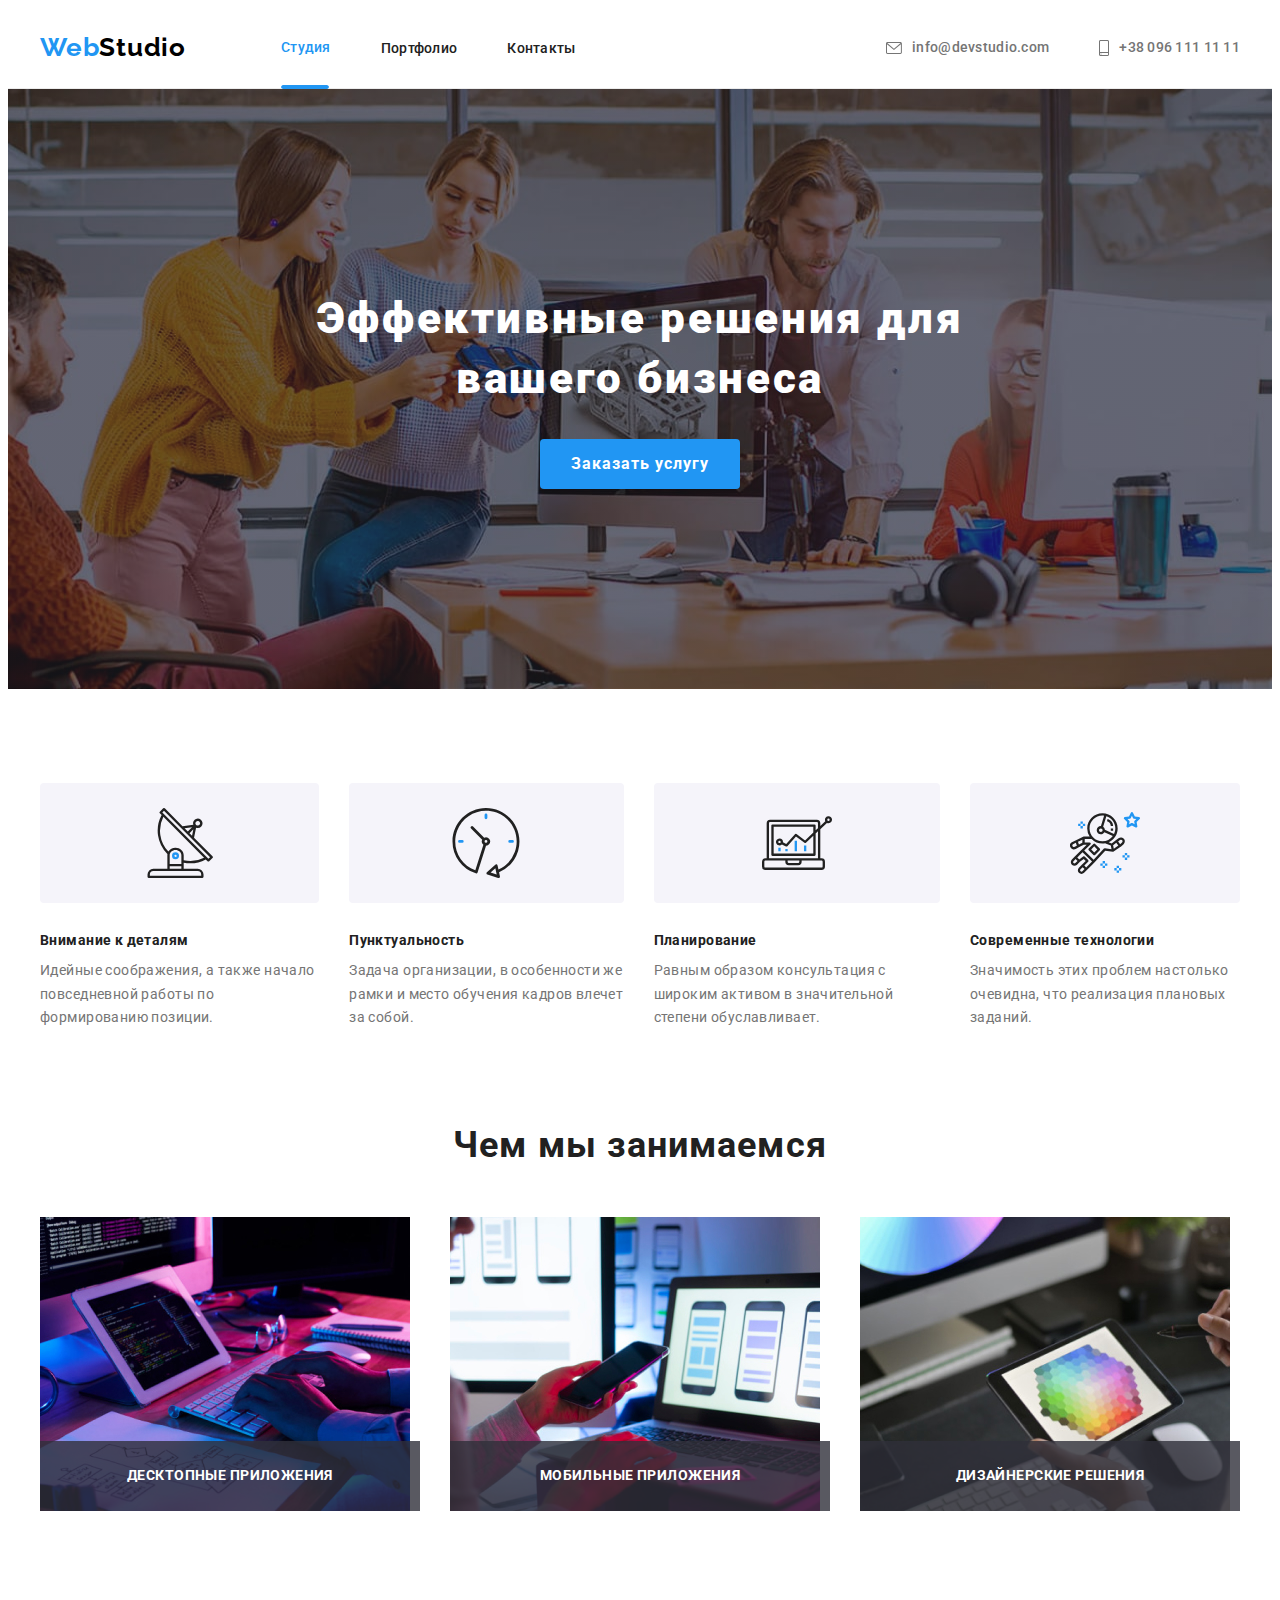
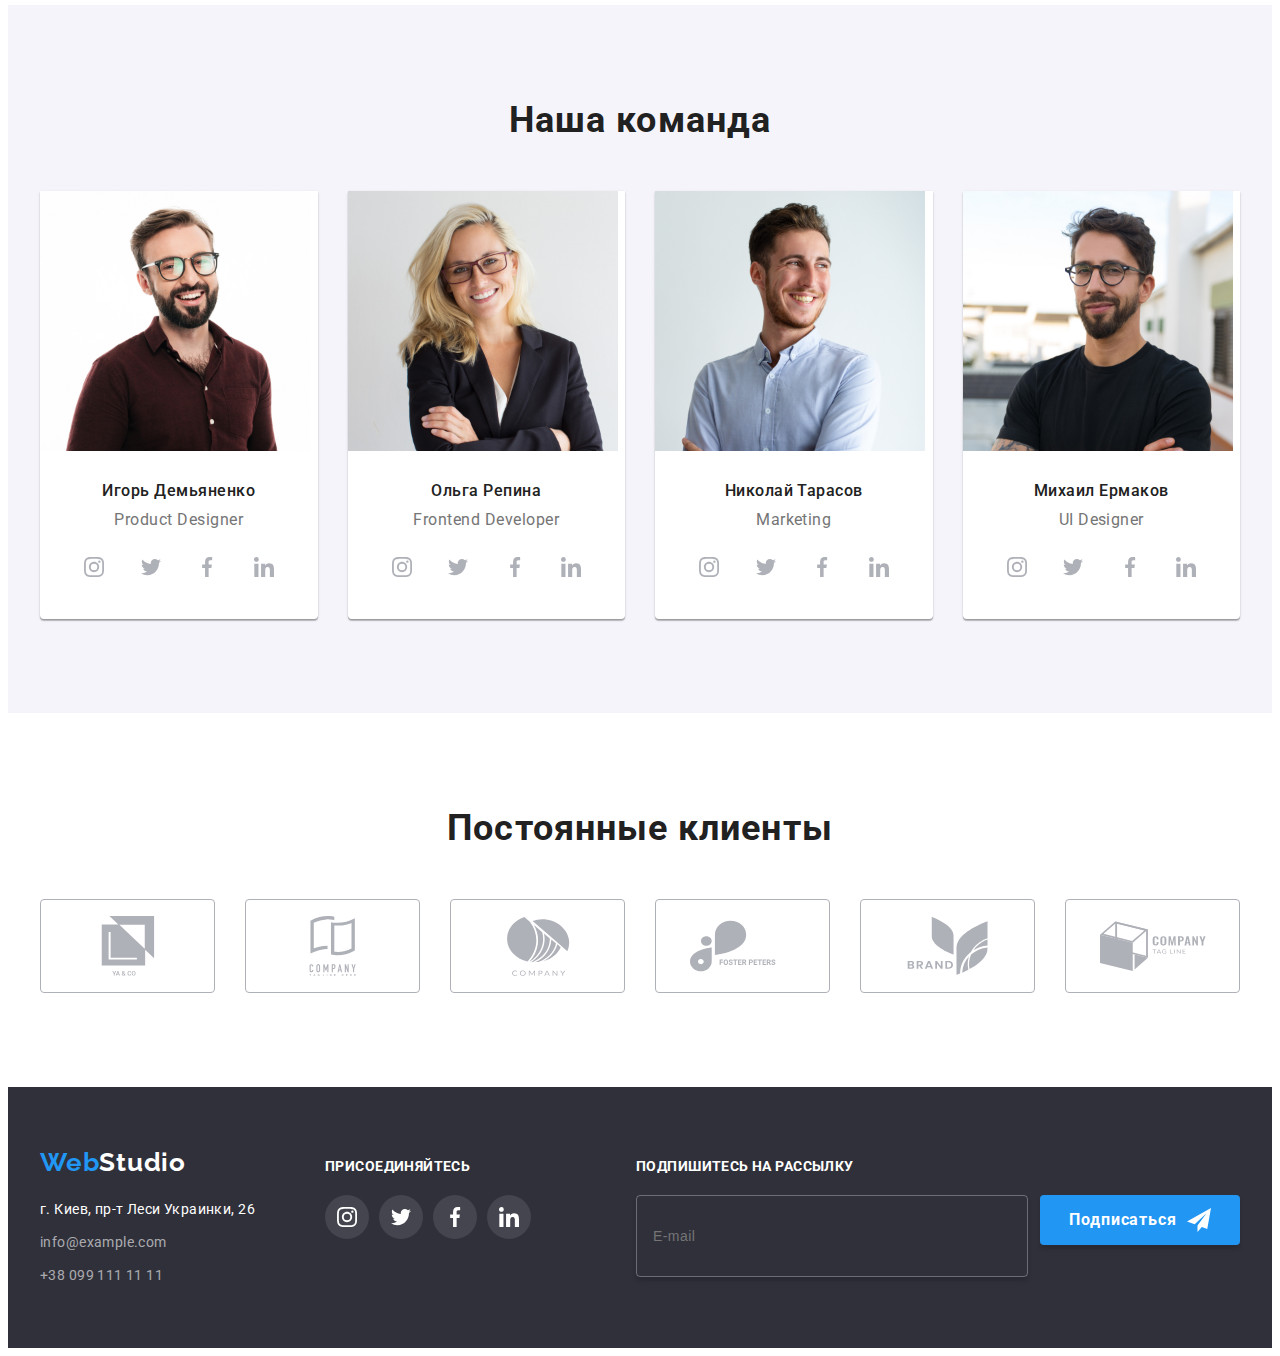
<file: index.html>
<!DOCTYPE html>
<html lang="ru">
  <head>
    <meta charset="UTF-8" />
    <meta http-equiv="X-UA-Compatible" content="IE=edge" />
    <meta name="viewport" content="width=device-width, initial-scale=1.0" />

    <link rel="preconnect" href="https://fonts.googleapis.com" />
    <link rel="preconnect" href="https://fonts.gstatic.com" crossorigin />
    <link
      href="https://fonts.googleapis.com/css2?family=Raleway:wght@700&family=Roboto:ital,wght@0,400;0,500;0,700;1,900&display=swap"
      rel="stylesheet"
    />
    <link
      rel="stylesheet"
      href="https://cdnjs.cloudflare.com/ajax/libs/modern-normalize/1.1.0/modern-normalize.min.css"
      integrity="sha512-wpPYUAdjBVSE4KJnH1VR1HeZfpl1ub8YT/NKx4PuQ5NmX2tKuGu6U/JRp5y+Y8XG2tV+wKQpNHVUX03MfMFn9Q=="
      crossorigin="anonymous"
      referrerpolicy="no-referrer"
    />
    <link rel="stylesheet" href="./css/styles.css" />
    <title>WebStudio</title>
  </head>
  <body>
    <!--Хедер-->
    <header class="header">
      <div class="container site-nav">
        <a href="./index.html" class="header-logo"
          ><span class="web-logo" lang="en">Web</span>Studio</a
        >
        <nav>
          <ul class="nav">
            <li class="nav-item">
              <a href="./index.html" class="nav-link current studio">Студия</a>
            </li>
            <li class="nav-item">
              <a href="./portfolio.html" class="nav-link">Портфолио</a>
            </li>
            <li class="nav-item">
              <a href="" class="nav-link">Контакты</a>
            </li>
          </ul>
        </nav>
        <ul class="header-contact-list">
          <li class="header-contact-item">
            <a href="mailto:info@devstudio.com" class="contact-link"
              ><svg class="contact-link-icon" width="16" height="12">
                <use href="./images/symbol-defs.svg#icon-envelope"></use>
              </svg>
              info@devstudio.com</a
            >
          </li>
          <li class="header-contact-item">
            <a href="tel:+380961111111" class="contact-link"
              ><svg class="contact-link-icon" width="10" height="16">
                <use href="./images/symbol-defs.svg#icon-smartphone"></use></svg
              >+38 096 111 11 11</a
            >
          </li>
        </ul>
      </div>
    </header>
    <main>
      <!--Шапка-->
      <section class="main-section">
        <div class="container">
          <h1 class="main-title">Эффективные решения для вашего бизнеса</h1>
          <button type="button" data-modal-open class="primary-button">
            Заказать услугу
          </button>
        </div>
      </section>
      <!--Особенности-->
      <section class="feature-section">
        <div class="container">
          <h2 class="visually-hidden">Особенности</h2>
          <ul class="feature-list">
            <li class="feature-item">
              <div class="thumb">
                <svg class="feature-icon" width="70" height="70">
                  <use href="./images/symbol-defs.svg#icon-antena"></use>
                </svg>
              </div>
              <h3 class="feature-subtitle">Внимание к деталям</h3>
              <p class="feature-text">
                Идейные соображения, а также начало повседневной работы по
                формированию позиции.
              </p>
            </li>
            <li class="feature-item">
              <div class="thumb">
                <svg class="feature-icon" width="70" height="70">
                  <use href="./images/symbol-defs.svg#icon-clock"></use>
                </svg>
              </div>
              <h3 class="feature-subtitle">Пунктуальность</h3>
              <p class="feature-text">
                Задача организации, в особенности же рамки и место обучения
                кадров влечет за собой.
              </p>
            </li>
            <li class="feature-item">
              <div class="thumb">
                <svg class="feature-icon" width="70" height="70">
                  <use href="./images/symbol-defs.svg#icon-diagram"></use>
                </svg>
              </div>
              <h3 class="feature-subtitle">Планирование</h3>
              <p class="feature-text">
                Равным образом консультация с широким активом в значительной
                степени обуславливает.
              </p>
            </li>
            <li class="feature-item">
              <div class="thumb">
                <svg class="feature-icon" width="70" height="70">
                  <use href="./images/symbol-defs.svg#icon-astronaut"></use>
                </svg>
              </div>
              <h3 class="feature-subtitle">Современные технологии</h3>
              <p class="feature-text">
                Значимость этих проблем настолько очевидна, что реализация
                плановых заданий.
              </p>
            </li>
          </ul>
        </div>
      </section>
      <!--Чем мы занимаемся-->
      <section class="review-section">
        <div class="container">
          <h2 class="review-title">Чем мы занимаемся</h2>
          <ul class="review-list">
            <li class="review-item">
              <div class="review-thumb">
                <img
                  src="./images/img1.jpg"
                  alt="Вёрстка сайта"
                  width="370"
                  height="294"
                />
                <div class="description">
                  <h3 class="description-title">Десктопные приложения</h3>
                </div>
              </div>
            </li>
            <li class="review-item">
              <div class="review-thumb">
                <img
                  src="./images/img2.jpg"
                  alt="Создание приложения для телефона"
                  width="370"
                  height="294"
                />
                <div class="description">
                  <h3 class="description-title">Мобильные приложения</h3>
                </div>
              </div>
            </li>
            <li class="review-item">
              <div class="review-thumb">
                <img
                  src="./images/img3.jpg"
                  alt="Процесс вебдизайна"
                  width="370"
                  height="294"
                />
                <div class="description">
                  <h3 class="description-title">Дизайнерские решения</h3>
                </div>
              </div>
            </li>
          </ul>
        </div>
      </section>
      <!--Наша команда-->
      <section class="team-section">
        <div class="container">
          <h2 class="team-title">Наша команда</h2>
          <ul class="team-list">
            <li class="team-item">
              <img
                src="./images/igor-demyanenko.jpg"
                alt="Фото Игоря Демьяненко"
                width="270"
                height="260"
              />
              <div class="teammate-content">
                <h3 class="teammate-title">Игорь Демьяненко</h3>
                <p class="teammate-position" lang="en">Product Designer</p>
                <ul class="social-link-list">
                  <li class="social-link-item">
                    <a href="" class="social-link"
                      ><svg class="social-link-icon" width="20" height="20">
                        <use
                          href="./images/symbol-defs.svg#icon-instagram"
                        ></use></svg
                    ></a>
                  </li>
                  <li class="social-link-item">
                    <a href="" class="social-link"
                      ><svg class="social-link-icon" width="20" height="20">
                        <use
                          href="./images/symbol-defs.svg#icon-twitter"
                        ></use></svg
                    ></a>
                  </li>
                  <li class="social-link-item">
                    <a href="" class="social-link"
                      ><svg class="social-link-icon" width="20" height="20">
                        <use
                          href="./images/symbol-defs.svg#icon-facebook"
                        ></use></svg
                    ></a>
                  </li>
                  <li class="social-link-item">
                    <a href="" class="social-link"
                      ><svg class="social-link-icon" width="20" height="20">
                        <use
                          href="./images/symbol-defs.svg#icon-linkedin"
                        ></use></svg
                    ></a>
                  </li>
                </ul>
              </div>
            </li>
            <li class="team-item">
              <img
                src="./images/olga-repina.jpg"
                alt="Фото Ольги Репиной"
                width="270"
                height="260"
              />
              <div class="teammate-content">
                <h3 class="teammate-title">Ольга Репина</h3>
                <p class="teammate-position" lang="en">Frontend Developer</p>
                <ul class="social-link-list">
                  <li class="social-link-item">
                    <a href="" class="social-link"
                      ><svg class="social-link-icon" width="20" height="20">
                        <use
                          href="./images/symbol-defs.svg#icon-instagram"
                        ></use></svg
                    ></a>
                  </li>
                  <li class="social-link-item">
                    <a href="" class="social-link"
                      ><svg class="social-link-icon" width="20" height="20">
                        <use
                          href="./images/symbol-defs.svg#icon-twitter"
                        ></use></svg
                    ></a>
                  </li>
                  <li class="social-link-item">
                    <a href="" class="social-link"
                      ><svg class="social-link-icon" width="20" height="20">
                        <use
                          href="./images/symbol-defs.svg#icon-facebook"
                        ></use></svg
                    ></a>
                  </li>
                  <li class="social-link-item">
                    <a href="" class="social-link"
                      ><svg class="social-link-icon" width="20" height="20">
                        <use
                          href="./images/symbol-defs.svg#icon-linkedin"
                        ></use></svg
                    ></a>
                  </li>
                </ul>
              </div>
            </li>
            <li class="team-item">
              <img
                src="./images/nickolay-tarasov.jpg"
                alt="Фото Николая Тарасова"
                width="270"
                height="260"
              />
              <div class="teammate-content">
                <h3 class="teammate-title">Николай Тарасов</h3>
                <p class="teammate-position" lang="en">Marketing</p>
                <ul class="social-link-list">
                  <li class="social-link-item">
                    <a href="" class="social-link"
                      ><svg class="social-link-icon" width="20" height="20">
                        <use
                          href="./images/symbol-defs.svg#icon-instagram"
                        ></use></svg
                    ></a>
                  </li>
                  <li class="social-link-item">
                    <a href="" class="social-link"
                      ><svg class="social-link-icon" width="20" height="20">
                        <use
                          href="./images/symbol-defs.svg#icon-twitter"
                        ></use></svg
                    ></a>
                  </li>
                  <li class="social-link-item">
                    <a href="" class="social-link"
                      ><svg class="social-link-icon" width="20" height="20">
                        <use
                          href="./images/symbol-defs.svg#icon-facebook"
                        ></use></svg
                    ></a>
                  </li>
                  <li class="social-link-item">
                    <a href="" class="social-link"
                      ><svg class="social-link-icon" width="20" height="20">
                        <use
                          href="./images/symbol-defs.svg#icon-linkedin"
                        ></use></svg
                    ></a>
                  </li>
                </ul>
              </div>
            </li>
            <li class="team-item">
              <img
                src="./images/michail-ermakov.jpg"
                alt="Фото Михаила Ермакова"
                width="270"
                height="260"
              />
              <div class="teammate-content">
                <h3 class="teammate-title">Михаил Ермаков</h3>
                <p class="teammate-position" lang="en">UI Designer</p>
                <ul class="social-link-list">
                  <li class="social-link-item">
                    <a href="" class="social-link"
                      ><svg class="social-link-icon" width="20" height="20">
                        <use
                          href="./images/symbol-defs.svg#icon-instagram"
                        ></use></svg
                    ></a>
                  </li>
                  <li class="social-link-item">
                    <a href="" class="social-link"
                      ><svg class="social-link-icon" width="20" height="20">
                        <use
                          href="./images/symbol-defs.svg#icon-twitter"
                        ></use></svg
                    ></a>
                  </li>
                  <li class="social-link-item">
                    <a href="" class="social-link"
                      ><svg class="social-link-icon" width="20" height="20">
                        <use
                          href="./images/symbol-defs.svg#icon-facebook"
                        ></use></svg
                    ></a>
                  </li>
                  <li class="social-link-item">
                    <a href="" class="social-link"
                      ><svg class="social-link-icon" width="20" height="20">
                        <use
                          href="./images/symbol-defs.svg#icon-linkedin"
                        ></use></svg
                    ></a>
                  </li>
                </ul>
              </div>
            </li>
          </ul>
        </div>
      </section>
      <!--Постоянные клиенты-->
      <section class="clients-section">
        <div class="container">
          <h2 class="clients-title">Постоянные клиенты</h2>
          <ul class="clients-list">
            <li class="clients-item">
              <a href="" class="clients-link"
                ><svg class="clients-link-icon" width="106" height="60">
                  <use href="./images/symbol-defs.svg#icon-client1"></use></svg
              ></a>
            </li>
            <li class="clients-item">
              <a href="" class="clients-link"
                ><svg class="clients-link-icon" width="106" height="60">
                  <use href="./images/symbol-defs.svg#icon-client2"></use></svg
              ></a>
            </li>
            <li class="clients-item">
              <a href="" class="clients-link"
                ><svg class="clients-link-icon" width="106" height="60">
                  <use href="./images/symbol-defs.svg#icon-client3"></use></svg
              ></a>
            </li>
            <li class="clients-item">
              <a href="" class="clients-link"
                ><svg class="clients-link-icon" width="106" height="60">
                  <use href="./images/symbol-defs.svg#icon-client4"></use></svg
              ></a>
            </li>
            <li class="clients-item">
              <a href="" class="clients-link"
                ><svg class="clients-link-icon" width="106" height="60">
                  <use href="./images/symbol-defs.svg#icon-client5"></use></svg
              ></a>
            </li>
            <li class="clients-item">
              <a href="" class="clients-link"
                ><svg class="clients-link-icon" width="106" height="60">
                  <use href="./images/symbol-defs.svg#icon-client6"></use></svg
              ></a>
            </li>
          </ul>
        </div>
      </section>
    </main>
    <!--Подвал-->
    <footer class="footer">
      <div class="container footer-container">
        <div>
          <a href="./index.html" class="footer-logo"
            ><span class="web-logo" lang="en">Web</span>Studio</a
          >
          <address>
            <ul>
              <li>
                <a
                  class="map-link"
                  href="https://goo.gl/maps/griz82ryK7c47EQd7"
                  target="_blank"
                  rel="noopener noreferrer"
                  >г. Киев, пр-т Леси Украинки, 26</a
                >
              </li>
              <li>
                <a class="footer-contact-link" href="mailto:info@example.com"
                  >info@example.com</a
                >
              </li>
              <li>
                <a class="footer-contact-link" href="tel:+380991111111"
                  >+38 099 111 11 11</a
                >
              </li>
            </ul>
          </address>
        </div>

        <div class="join-us">
          <p class="action-text">присоединяйтесь</p>
          <ul class="join-us-list">
            <li class="join-us-item">
              <a href="" class="join-us-link"
                ><svg class="social-link-icon" width="20" height="20">
                  <use
                    href="./images/symbol-defs.svg#icon-instagram"
                  ></use></svg
              ></a>
            </li>
            <li class="join-us-item">
              <a href="" class="join-us-link"
                ><svg class="social-link-icon" width="20" height="20">
                  <use href="./images/symbol-defs.svg#icon-twitter"></use></svg
              ></a>
            </li>
            <li class="join-us-item">
              <a href="" class="join-us-link"
                ><svg class="social-link-icon" width="20" height="20">
                  <use href="./images/symbol-defs.svg#icon-facebook"></use></svg
              ></a>
            </li>
            <li class="join-us-item">
              <a href="" class="join-us-link"
                ><svg class="social-link-icon" width="20" height="20">
                  <use href="./images/symbol-defs.svg#icon-linkedin"></use></svg
              ></a>
            </li>
          </ul>
        </div>
        <div class="subscribe">
          <p class="action-text">Подпишитесь на рассылку</p>
          <form class="footer-form">
            <input
              type="email"
              name="email"
              class="subscribe-input"
              placeholder="E-mail"
            />
            <button class="primary-button" type="submit">
              Подписаться<svg class="send-icon" width="24" height="24">
                <use href="./images/symbol-defs.svg#icon-send"></use>
              </svg>
            </button>
          </form>
        </div>
      </div>
    </footer>
    <!--Модальное окно-->
    <div class="backdrop is-hidden" data-modal>
      <div class="modal">
        <button type="button" data-modal-close class="close-btn">
          <svg class="close-icon" width="11" height="11">
            <use href="./images/symbol-defs.svg#icon-close"></use>
          </svg>
        </button>
        <p class="form-text">Оставьте свои данные, мы вам перезвоним</p>
        <form class="form">
          <div class="form-field">
            <label class="form-label" for="name">Имя</label>
            <div class="form-input-wrapper">
              <input class="form-input" type="text" name="name" id="name" /><svg
                class="form-icon"
                width="18"
                height="18"
              >
                <use href="./images/symbol-defs.svg#icon-person"></use>
              </svg>
            </div>
          </div>
          <div class="form-field">
            <label class="form-label" for="tel">Телефон</label>
            <div class="form-input-wrapper">
              <input class="form-input" type="tel" name="tel" id="tel" /><svg
                class="form-icon"
                width="18"
                height="18"
              >
                <use href="./images/symbol-defs.svg#icon-phone"></use>
              </svg>
            </div>
          </div>
          <div class="form-field">
            <label class="form-label" for="mail">Почта</label>
            <div class="form-input-wrapper">
              <input
                class="form-input"
                type="email"
                name="email"
                id="mail"
              /><svg class="form-icon" width="18" height="18">
                <use href="./images/symbol-defs.svg#icon-email"></use>
              </svg>
            </div>
          </div>
          <div class="comment-field">
            <label class="form-label" for="comment">Комментарий</label>
            <textarea
              class="textarea"
              name="comment"
              id="comment"
              placeholder="Введите текст"
            ></textarea>
          </div>
          <div class="checkbox">
            <label class="checkbox-label"
              ><input
                type="checkbox"
                class="checkbox-input"
                name="agreement"
                value="agreement"
              /><span class="checkbox-icon"></span>
              Соглашаюсь с рассылкой и принимаю </label
            ><a class="conditions" href="">Условия договора</a>
          </div>
          <button class="primary-button" type="submit">Отправить</button>
        </form>
      </div>
    </div>
    <script src="./js/modal.js"></script>
  </body>
</html>
</file>
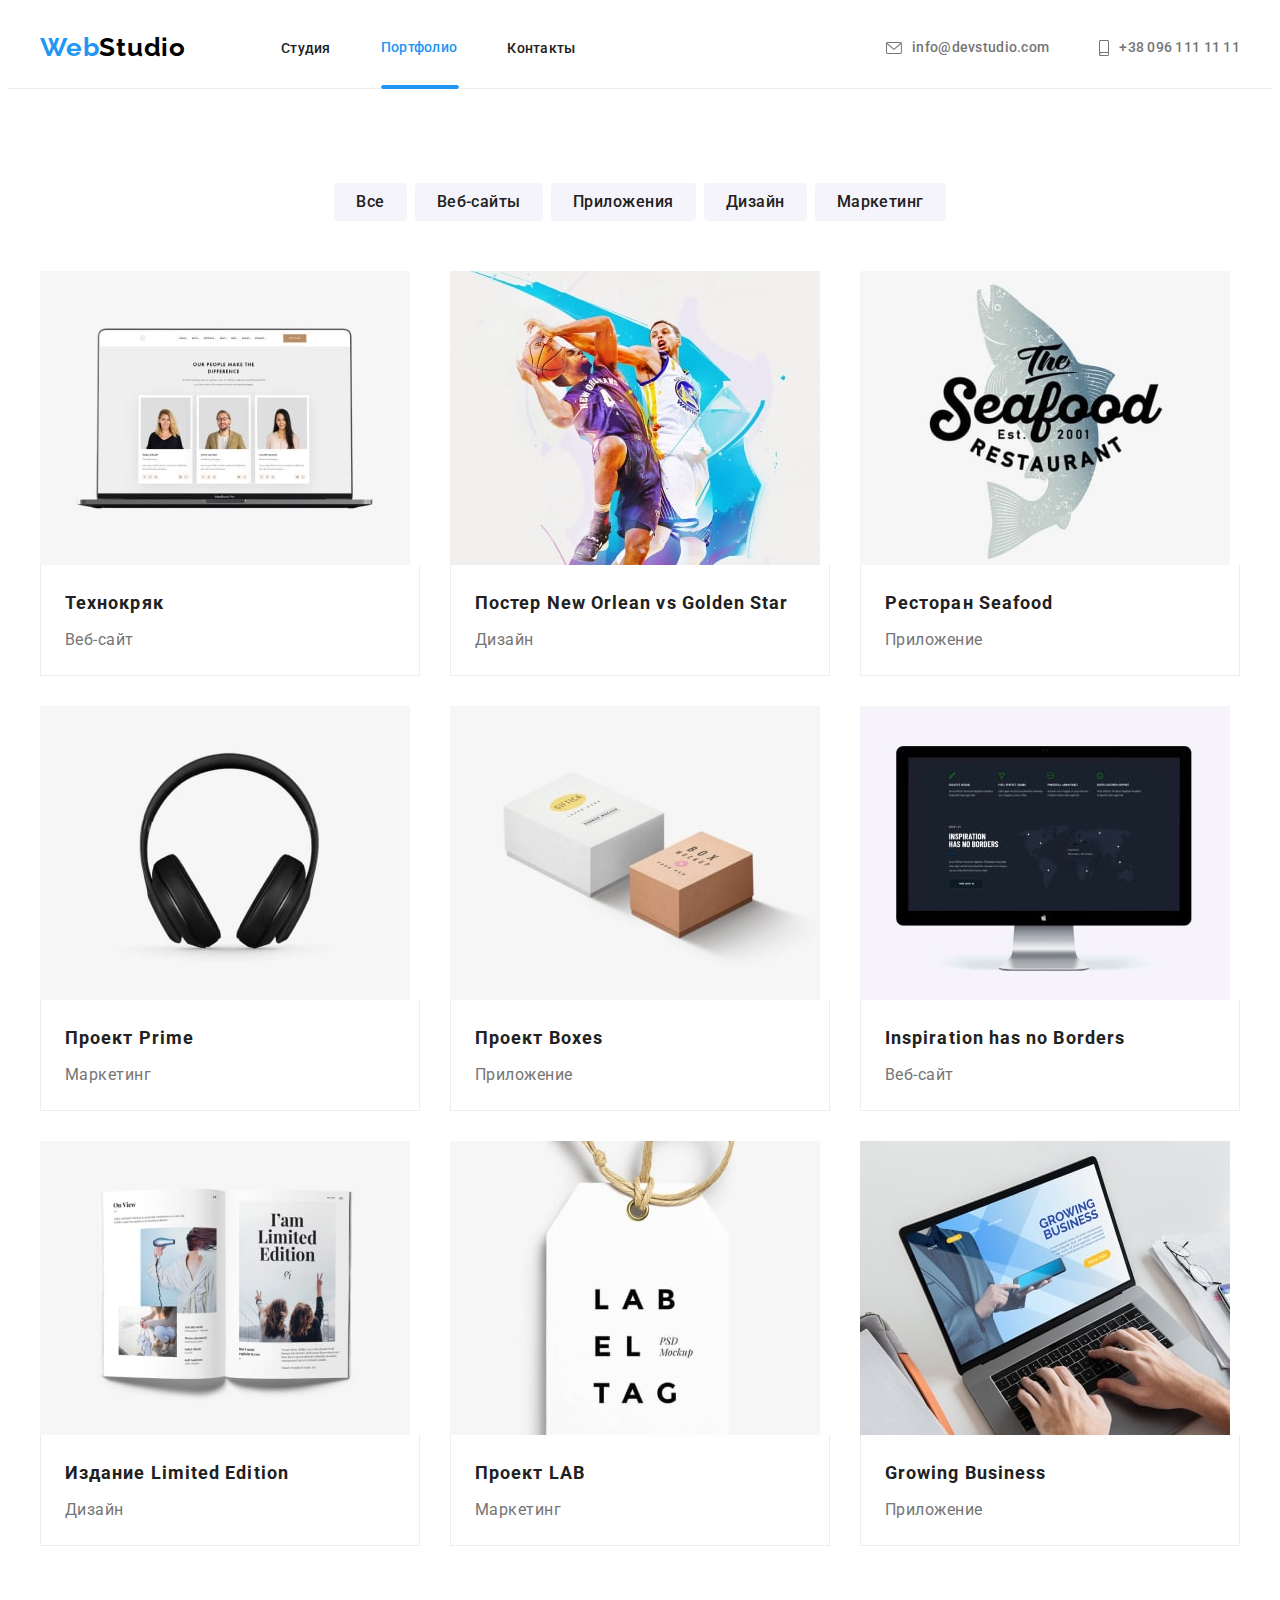
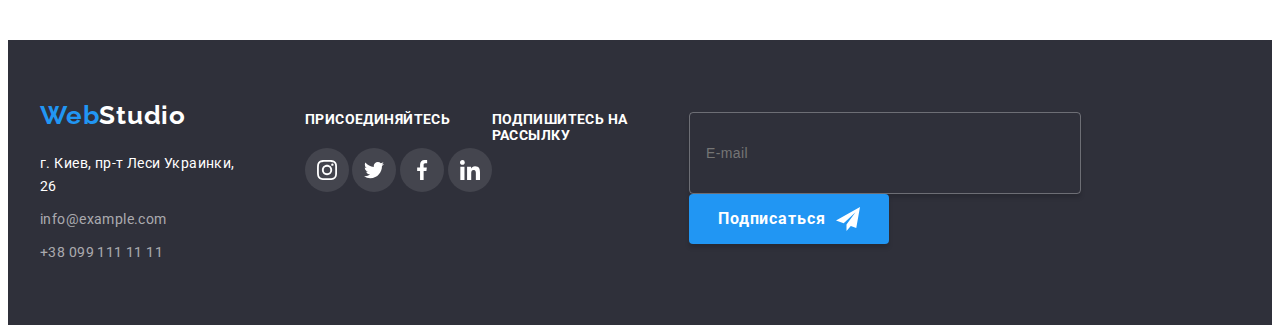
<file: portfolio.html>
<!DOCTYPE html>
<html lang="ru">
  <head>
    <meta charset="UTF-8" />
    <meta http-equiv="X-UA-Compatible" content="IE=edge" />
    <meta name="viewport" content="width=device-width, initial-scale=1.0" />

    <link rel="preconnect" href="https://fonts.googleapis.com" />
    <link rel="preconnect" href="https://fonts.gstatic.com" crossorigin />
    <link
      href="https://fonts.googleapis.com/css2?family=Raleway:wght@700&family=Roboto:ital,wght@0,400;0,500;0,700;1,900&display=swap"
      rel="stylesheet"
    />
    <link
      rel="stylesheet"
      href="https://cdnjs.cloudflare.com/ajax/libs/modern-normalize/1.1.0/modern-normalize.min.css"
      integrity="sha512-wpPYUAdjBVSE4KJnH1VR1HeZfpl1ub8YT/NKx4PuQ5NmX2tKuGu6U/JRp5y+Y8XG2tV+wKQpNHVUX03MfMFn9Q=="
      crossorigin="anonymous"
      referrerpolicy="no-referrer"
    />
    <link rel="stylesheet" href="./css/styles.css" />
    <title>WebStudio</title>
  </head>
  <body>
    <!--Хедер-->
    <header class="header">
      <div class="container site-nav">
        <a href="./index.html" class="header-logo"
          ><span class="web-logo" lang="en">Web</span>Studio</a
        >
        <nav>
          <ul class="nav">
            <li class="nav-item">
              <a href="./index.html" class="nav-link">Студия</a>
            </li>
            <li class="nav-item">
              <a href="./portfolio.html" class="nav-link current portfolio"
                >Портфолио</a
              >
            </li>
            <li class="nav-item">
              <a href="" class="nav-link">Контакты</a>
            </li>
          </ul>
        </nav>
        <ul class="header-contact-list">
          <li class="header-contact-item">
            <a href="mailto:info@devstudio.com" class="contact-link"
              ><svg class="contact-link-icon" width="16" height="12">
                <use href="./images/symbol-defs.svg#icon-envelope"></use></svg
              >info@devstudio.com</a
            >
          </li>
          <li class="header-contact-item">
            <a href="tel:+380961111111" class="contact-link"
              ><svg class="contact-link-icon" width="10" height="16">
                <use href="./images/symbol-defs.svg#icon-smartphone"></use></svg
              >+38 096 111 11 11</a
            >
          </li>
        </ul>
      </div>
    </header>
    <main>
      <section class="portfolio-section">
        <div class="container">
          <h1 class="visually-hidden">Портфолио</h1>
          <h2 class="visually-hidden">Проекты</h2>
          <!--Фильтры-->
          <ul class="filter-list">
            <li class="filter-button-items">
              <button type="button" class="secondary-button">Все</button>
            </li>
            <li class="filter-button-items">
              <button type="button" class="secondary-button">Веб-сайты</button>
            </li>
            <li class="filter-button-items">
              <button type="button" class="secondary-button">Приложения</button>
            </li>
            <li class="filter-button-items">
              <button type="button" class="secondary-button">Дизайн</button>
            </li>
            <li class="filter-button-items">
              <button type="button" class="secondary-button">Маркетинг</button>
            </li>
          </ul>
          <!--Проекты-->
          <ul class="project-list">
            <li class="project-item">
              <a href="" class="project-link">
                <div class="project-thumb">
                  <img
                    src="./images/tehnochryak.jpg"
                    alt="Веб-сайт"
                    width="370"
                    height="294"
                  />
                  <div class="project-overlay">
                    <p class="project-description">
                      Технокряк это современная площадка распространения
                      коронавируса. Компании используют эту платформу для
                      цифрового шпионажа и атак на защищённые сервера
                      конкурентов.
                    </p>
                  </div>
                </div>
                <div class="project-text-conteiner">
                  <h3 class="project-title">Технокряк</h3>
                  <p class="project-text">Веб-сайт</p>
                </div>
              </a>
            </li>
            <li class="project-item">
              <a href="" class="project-link">
                <div class="project-thumb">
                  <img
                    src="./images/basketball.jpg"
                    alt="Постер New Orlean vs Golden Star"
                    width="370"
                    height="294"
                  />
                  <div class="project-overlay">
                    <p class="project-description">
                      Технокряк это современная площадка распространения
                      коронавируса. Компании используют эту платформу для
                      цифрового шпионажа и атак на защищённые сервера
                      конкурентов.
                    </p>
                  </div>
                </div>
                <div class="project-text-conteiner">
                  <h3 class="project-title">
                    Постер New Orlean vs Golden Star
                  </h3>
                  <p class="project-text">Дизайн</p>
                </div>
              </a>
            </li>
            <li class="project-item">
              <a href="" class="project-link">
                <div class="project-thumb">
                  <img
                    src="./images/restaurant-seafood.jpg"
                    alt="Ресторан Seafood"
                    width="370"
                    height="294"
                  />
                  <div class="project-overlay">
                    <p class="project-description">
                      Технокряк это современная площадка распространения
                      коронавируса. Компании используют эту платформу для
                      цифрового шпионажа и атак на защищённые сервера
                      конкурентов.
                    </p>
                  </div>
                </div>
                <div class="project-text-conteiner">
                  <h3 class="project-title">
                    Ресторан <span lang="en">Seafood</span>
                  </h3>
                  <p class="project-text">Приложение</p>
                </div>
              </a>
            </li>
            <li class="project-item">
              <a href="" class="project-link">
                <div class="project-thumb">
                  <img
                    src="./images/headphones-prima.jpg"
                    alt="Наушники"
                    width="370"
                    height="294"
                  />
                  <div class="project-overlay">
                    <p class="project-description">
                      Технокряк это современная площадка распространения
                      коронавируса. Компании используют эту платформу для
                      цифрового шпионажа и атак на защищённые сервера
                      конкурентов.
                    </p>
                  </div>
                </div>
                <div class="project-text-conteiner">
                  <h3 class="project-title">
                    Проект <span lang="en">Prime</span>
                  </h3>
                  <p class="project-text">Маркетинг</p>
                </div>
              </a>
            </li>
            <li class="project-item">
              <a href="" class="project-link">
                <div class="project-thumb">
                  <img
                    src="./images/boxes.jpg"
                    alt="Коробки"
                    width="370"
                    height="294"
                  />
                  <div class="project-overlay">
                    <p class="project-description">
                      Технокряк это современная площадка распространения
                      коронавируса. Компании используют эту платформу для
                      цифрового шпионажа и атак на защищённые сервера
                      конкурентов.
                    </p>
                  </div>
                </div>
                <div class="project-text-conteiner">
                  <h3 class="project-title">
                    Проект <span lang="en">Boxes</span>
                  </h3>
                  <p class="project-text">Приложение</p>
                </div>
              </a>
            </li>
            <li class="project-item">
              <a href="" class="project-link">
                <div class="project-thumb">
                  <img
                    src="./images/computer.jpg"
                    alt="Компьютер"
                    width="370"
                    height="294"
                  />
                  <div class="project-overlay">
                    <p class="project-description">
                      Технокряк это современная площадка распространения
                      коронавируса. Компании используют эту платформу для
                      цифрового шпионажа и атак на защищённые сервера
                      конкурентов.
                    </p>
                  </div>
                </div>
                <div class="project-text-conteiner">
                  <h3 class="project-title">
                    <span lang="en">Inspiration has no Borders</span>
                  </h3>
                  <p class="project-text">Веб-сайт</p>
                </div>
              </a>
            </li>
            <li class="project-item">
              <a href="" class="project-link">
                <div class="project-thumb">
                  <img
                    src="./images/magazin.jpg"
                    alt="Журнал"
                    width="370"
                    height="294"
                  />
                  <div class="project-overlay">
                    <p class="project-description">
                      Технокряк это современная площадка распространения
                      коронавируса. Компании используют эту платформу для
                      цифрового шпионажа и атак на защищённые сервера
                      конкурентов.
                    </p>
                  </div>
                </div>
                <div class="project-text-conteiner">
                  <h3 class="project-title">
                    Издание <span lang="en">Limited Edition</span>
                  </h3>
                  <p class="project-text">Дизайн</p>
                </div>
              </a>
            </li>
            <li class="project-item">
              <a href="" class="project-link">
                <div class="project-thumb">
                  <img
                    src="./images/label-lab.jpg"
                    alt="Лейбл"
                    width="370"
                    height="294"
                  />
                  <div class="project-overlay">
                    <p class="project-description">
                      Технокряк это современная площадка распространения
                      коронавируса. Компании используют эту платформу для
                      цифрового шпионажа и атак на защищённые сервера
                      конкурентов.
                    </p>
                  </div>
                </div>
                <div class="project-text-conteiner">
                  <h3 class="project-title">
                    Проект <span lang="en">LAB</span>
                  </h3>
                  <p class="project-text">Маркетинг</p>
                </div>
              </a>
            </li>
            <li class="project-item">
              <a href="" class="project-link">
                <div class="project-thumb">
                  <img
                    src="./images/notebook.jpg"
                    alt="Ноутбук"
                    width="370"
                    height="294"
                  />
                  <div class="project-overlay">
                    <p class="project-description">
                      Технокряк это современная площадка распространения
                      коронавируса. Компании используют эту платформу для
                      цифрового шпионажа и атак на защищённые сервера
                      конкурентов.
                    </p>
                  </div>
                </div>
                <div class="project-text-conteiner">
                  <h3 class="project-title">
                    <span lang="en">Growing Business</span>
                  </h3>
                  <p class="project-text">Приложение</p>
                </div>
              </a>
            </li>
          </ul>
        </div>
      </section>
    </main>
    <!--Подвал-->
    <footer class="footer">
      <div class="container footer-container">
        <div>
          <a href="./index.html" class="footer-logo"
            ><span class="web-logo" lang="en">Web</span>Studio</a
          >
          <address>
            <ul>
              <li>
                <a
                  class="map-link"
                  href="https://goo.gl/maps/griz82ryK7c47EQd7"
                  target="_blank"
                  rel="noopener noreferrer"
                  >г. Киев, пр-т Леси Украинки, 26</a
                >
              </li>
              <li>
                <a class="footer-contact-link" href="mailto:info@example.com"
                  >info@example.com</a
                >
              </li>
              <li>
                <a class="footer-contact-link" href="tel:+380991111111"
                  >+38 099 111 11 11</a
                >
              </li>
            </ul>
          </address>
        </div>

        <div class="join-us">
          <p class="action-text">присоединяйтесь</p>
          <ul class="join-us-list">
            <li class="join-us-item">
              <a href="" class="join-us-link"
                ><svg class="social-link-icon" width="20" height="20">
                  <use
                    href="./images/symbol-defs.svg#icon-instagram"
                  ></use></svg
              ></a>
            </li>
            <li class="join-us-item">
              <a href="" class="join-us-link"
                ><svg class="social-link-icon" width="20" height="20">
                  <use href="./images/symbol-defs.svg#icon-twitter"></use></svg
              ></a>
            </li>
            <li class="join-us-item">
              <a href="" class="join-us-link"
                ><svg class="social-link-icon" width="20" height="20">
                  <use href="./images/symbol-defs.svg#icon-facebook"></use></svg
              ></a>
            </li>
            <li class="join-us-item">
              <a href="" class="join-us-link"
                ><svg class="social-link-icon" width="20" height="20">
                  <use href="./images/symbol-defs.svg#icon-linkedin"></use></svg
              ></a>
            </li>
          </ul>
        </div>
        <div class="footer-form">
          <p class="action-text">Подпишитесь на рассылку</p>
          <form>
            <input
              type="email"
              name="email"
              class="subscribe-input"
              placeholder="E-mail"
            />
            <button class="primary-button" type="submit">
              Подписаться<svg class="send-icon" width="24" height="24">
                <use href="./images/symbol-defs.svg#icon-send"></use>
              </svg>
            </button>
          </form>
        </div>
      </div>
    </footer>
  </body>
</html>
</file>
<file: css/styles.css>
:root {
  --primary-color: #ffffff;
  --primary-shade-color: #f5f4fa;
  --primary-shade2-color: rgba(0, 0, 0, 0.2);
  --secondary-color: #2f303a;
  --tertiary-color: #c4c4c4;
  --tertiary-shade-color: rgba(47, 48, 58, 0.4);
  --tertiary-shade2-color: rgba(47, 48, 58, 0.8);
  --primary-text-color: #757575;
  --shadow-text-color: rgba(255, 255, 255, 0.6);
  --shadow2-color: rgba(255, 255, 255, 0.1);
  --secondary-text-color: #000000;
  --tertiary-text-color: #212121;
  --accent-color: #2196f3;
  --accent-shade-color: rgba(33, 150, 243, 0.9);
  --border-color: #ececec;
  --border2-color: #eeeeee;
  --icon-color: #afb1b8;
}
body {
  color: var(--primary-text-color);
  background-color: var(--primary-color);
  font-family: Roboto, sans-serif;
}
.container {
  width: 1200px;
  padding: 0 15px;
  margin: 0 auto;
}
ul {
  list-style: none;
  padding: 0;
  margin: 0;
}
h1,
h2,
h3,
h4,
h5,
h6,
p {
  margin: 0;
  padding: 0;
}
a {
  text-decoration: none;
}
address {
  font-style: normal;
}
img {
  display: block;
  max-width: 100%;
  height: auto;
}
/* Скрытие заголовков */
.visually-hidden {
  position: absolute;
  width: 1px;
  height: 1px;
  margin: -1px;
  border: 0;
  padding: 0;
  white-space: nowrap;
  clip-path: inset(100%);
  clip: rect(0 0 0 0);
  overflow: hidden;
}

/* Логотип */
.header-logo {
  color: var(--secondary-text-color);
}
.footer-logo {
  color: var(--primary-color);
}
.web-logo {
  color: var(--accent-color);
}
.header-logo,
.web-logo,
.footer-logo {
  font-family: Raleway, sans-serif;
  font-size: 26px;
  font-weight: 700;
  line-height: 1.2;
  letter-spacing: 0.03em;
}

/* Хедер */
.header {
  background-color: var(--primary-color);
  border-bottom: 1px solid var(--border-color);
}
/* Навигация */
.site-nav {
  display: flex;
  align-items: center;
}
.nav {
  display: flex;
  margin-left: 95px;
  align-items: center;
}

.nav-item:not(:last-child) {
  margin-right: 50px;
}
.nav-link {
  color: var(--tertiary-text-color);
}
.nav-link.current {
  position: relative;
  display: block;
  color: var(--accent-color);
}
.current::after {
  position: absolute;
  bottom: -1px;
  left: 0;

  height: 4px;

  display: block;
  content: "";

  background-size: contain;
  background-position: center;
  background-repeat: no-repeat;
  border-radius: 2px;
}
.current.studio::after {
  width: 48px;
  background-image: url(../images/hover-studio.png);
}
.current.portfolio::after {
  width: 78px;
  background-image: url(../images/hover-portfolio.png);
}
.header-contact-list {
  display: flex;
  margin-left: auto;
}
.header-contact-item:first-child {
  margin-right: 50px;
}
.header-contact-item {
  display: flex;
}
.contact-link {
  color: inherit;
  display: flex;
  align-items: center;
}
.contact-link-icon {
  fill: currentColor;
  margin-right: 10px;
}
.nav-link,
.contact-link {
  transition: color 250ms cubic-bezier(0.4, 0, 0.2, 1);
  padding: 32px 0;
  font-size: 14px;
  font-weight: 500;
  line-height: 1.14;
  letter-spacing: 0.02em;
}
.nav-link:hover,
.nav-link:focus,
.nav-link:active,
.contact-link:hover,
.contact-link:focus,
.contact-link:active {
  color: var(--accent-color);
}
/* Шапка */
.main-section {
  padding: 200px 0;
  max-width: 1600px;
  margin: 0 auto;
  background-image: linear-gradient(
      to right,
      var(--tertiary-shade-color),
      var(--tertiary-shade-color)
    ),
    url("../images/background-image.jpg");
  background-repeat: no-repeat;
  background-position: center;
  background-size: cover;
  background-color: var(--tertiary-color);

  text-align: center;
}
.main-title {
  margin: 0 auto 30px;
  max-width: 696px;

  color: var(--primary-color);

  font-size: 44px;
  font-weight: 900;
  line-height: 1.36;
  letter-spacing: 0.06em;
}
.primary-button {
  transition: background-color 250ms cubic-bezier(0.4, 0, 0.2, 1),
    color 250ms cubic-bezier(0.4, 0, 0.2, 1);
  display: inline-flex;
  min-width: 200px;
  height: 50px;
  justify-content: center;
  align-items: center;
  padding: 0;
  border: 0;
  border-radius: 4px;

  background-color: var(--accent-color);
  box-shadow: 0px 4px 4px rgba(0, 0, 0, 0.15);
  color: var(--primary-color);
  cursor: pointer;

  font-family: inherit;
  font-size: 16px;
  font-weight: 700;
  line-height: 1.88;
  letter-spacing: 0.06em;
  text-align: center;
}
.primary-button:hover,
.primary-button:focus,
.primary-button:active {
  background-color: var(--accent-color);
  color: var(--primary-color);
}

/* Особенности */
.feature-section {
  padding: 94px 0;
}
.feature-list {
  display: flex;
}
.feature-item {
  flex-basis: calc (100% / 4);
}
.feature-item:not(:first-child) {
  margin-left: 30px;
}
.thumb {
  background-color: var(--primary-shade-color);
  display: flex;
  min-width: 270px;
  min-height: 120px;
  justify-content: center;
  align-items: center;
  margin-bottom: 30px;
  border-radius: 4px;
}

.feature-subtitle {
  margin-bottom: 10px;

  color: var(--tertiary-text-color);

  font-size: 14px;
  font-weight: 700;
  line-height: 1.14;
  letter-spacing: 0.03em;
}
.feature-text {
  font-size: 14px;
  line-height: 1.71;
  letter-spacing: 0.03em;
}

/* Чем мы занимаемся + Наша команда*/
.review-section {
  padding-bottom: 94px;
}
.review-title,
.team-title,
.clients-title {
  margin-bottom: 50px;

  color: var(--tertiary-text-color);

  font-size: 36px;
  font-weight: 700;
  line-height: 1.17;
  letter-spacing: 0.03em;
  text-align: center;
}
.review-list,
.team-list {
  display: flex;
}
.review-item {
  flex-basis: calc(100% / 3);
}
.review-item:not(:first-child) {
  margin-left: 30px;
}
.review-thumb {
  position: relative;
  width: 100%;
  height: 100%;
}
.description {
  position: absolute;
  bottom: 0;
  display: flex;
  width: 100%;
  height: 70px;
  align-items: center;
  justify-content: center;
  background-color: var(--tertiary-shade2-color);
}
.description-title {
  font-weight: 700;
  font-size: 14px;
  line-height: 1.14px;
  letter-spacing: 0.03em;
  text-transform: uppercase;
  text-align: center;
  color: var(--primary-color);
}
.team-section {
  padding: 94px 0;

  background-color: var(--primary-shade-color);
}
.team-item {
  flex-basis: calc(100% / 4);

  background-color: var(--primary-color);
  box-shadow: 0px 1px 3px rgba(0, 0, 0, 0.12), 0px 1px 1px rgba(0, 0, 0, 0.14),
    0px 2px 1px rgba(0, 0, 0, 0.2);
  border-radius: 0px 0px 4px 4px;
}
.team-item:not(:first-child) {
  margin-left: 30px;
}
.teammate-content {
  padding: 30px 0;
}
.teammate-title {
  color: var(--tertiary-text-color);

  font-size: 16px;
  font-weight: 500;
  line-height: 1.19;
  letter-spacing: 0.03em;
  text-align: center;
}
.teammate-position {
  margin-top: 10px;

  font-size: 16px;
  line-height: 1.19;
  letter-spacing: 0.03em;
  text-align: center;
}

.social-link-list {
  display: flex;
  margin-top: 16px;
  padding: 0 32px;
  justify-content: space-between;
  align-items: center;
}

.social-link {
  transition: background-color 250ms cubic-bezier(0.4, 0, 0.2, 1),
    color 250ms cubic-bezier(0.4, 0, 0.2, 1);
  display: flex;
  width: 44px;
  height: 44px;
  justify-content: center;
  align-items: center;
  border-radius: 50%;
  background-color: var(--primary-color);
  color: var(--icon-color);
}
.social-link-icon {
  fill: currentColor;
}
.social-link:hover,
.social-link:focus {
  background-color: var(--accent-color);
  color: var(--primary-color);
}
/* Постоянные клиенты */
.clients-section {
  padding: 94px 0;
}
.clients-list {
  display: flex;
}
.clients-item {
  flex-basis: calc(100% / 6);
}
.clients-item:not(:last-child) {
  margin-right: 30px;
}
.clients-link {
  transition: color 250ms cubic-bezier(0.4, 0, 0.2, 1),
    border 250ms cubic-bezier(0.4, 0, 0.2, 1);
  display: flex;
  min-width: 170px;
  min-height: 92px;

  border: 1px solid var(--icon-color);
  justify-content: center;
  align-items: center;
  border-radius: 4px;

  background-color: var(--primary-color);
  color: var(--icon-color);
}

.clients-link-icon {
  fill: currentColor;
}
.clients-link:hover,
.clients-link:focus {
  border: 1px solid var(--accent-color);
  color: var(--accent-color);
}

/* Футер */
.footer {
  display: flex;
  padding: 60px 0;

  background-color: var(--secondary-color);
  text-align: left;
}
.footer-container {
  display: flex;
  align-items: baseline;
}
.map-link {
  display: inline-block;
  margin-top: 20px;

  color: var(--primary-color);
}
.footer-contact-link {
  display: inline-block;
  margin-top: 9px;

  color: var(--shadow-text-color);
}
.map-link,
.footer-contact-link {
  transition: color 250ms cubic-bezier(0.4, 0, 0.2, 1);
  font-size: 14px;
  font-weight: 400;
  line-height: 1.71;
  letter-spacing: 0.03em;
}
.map-link:hover,
.map-link:focus,
.map-link:active,
.footer-contact-link:hover,
.footer-contact-link:focus,
.footer-contact-link:active {
  color: var(--accent-color);
}

.join-us {
  width: 206px;
  height: 80px;
  margin-left: 70px;
}
.action-text {
  margin-bottom: 20px;
  font-family: Roboto;
  font-size: 14px;
  font-weight: 700;
  line-height: 1.14;
  letter-spacing: 0.03em;
  text-align: left;
  text-transform: uppercase;
  color: var(--primary-color);
}
.join-us-list {
  display: flex;
  justify-content: space-between;
  align-items: center;
}

.join-us-link {
  transition: background-color 250ms cubic-bezier(0.4, 0, 0.2, 1),
    color 250ms cubic-bezier(0.4, 0, 0.2, 1);
  display: flex;
  width: 44px;
  height: 44px;
  justify-content: center;
  align-items: center;
  border-radius: 50%;
  background-color: var(--shadow2-color);
  color: var(--primary-color);
}

.join-us-link:hover,
.join-us-link:focus {
  background-color: var(--accent-color);
  color: var(--primary-color);
}
.subscribe {
  margin-left: auto;
}
.footer-form {
  display: flex;
}
.subscribe-input {
  transition: border 250ms cubic-bezier(0.4, 0, 0.2, 1),
    outline 250ms cubic-bezier(0.4, 0, 0.2, 1);
  margin-right: 12px;

  width: 358px;
  height: 50px;
  padding: 15px 16px;
  border-radius: 4px;
  background-color: transparent;

  border: 1px solid rgba(255, 255, 255, 0.3);

  box-shadow: 0px 4px 4px rgba(0, 0, 0, 0.15);
  font-size: 14px;

  line-height: 1.71;
  letter-spacing: 0.03em;
  color: var(--shadow-text-color);
}
.subscribe-input:hover,
.subscribe-input:focus {
  border: 1px solid var(--accent-color);
  outline: 0;
}

.send-icon {
  fill: currentColor;
  margin-left: 10px;
}
/* Бэкдроп и модальное окно */
.backdrop {
  transition: opacity 250ms cubic-bezier(0.4, 0, 0.2, 1);
  position: fixed;
  z-index: 1;
  width: 100%;
  height: 100%;
  top: 0;
  left: 0;
  background-color: var(--primary-shade2-color);
  opacity: 1;
}
.backdrop.is-hidden {
  opacity: 0;
  pointer-events: none;
}
.backdrop.is-hidden .modal {
  transform: translate(-50%, -50%) scale(0.7);
}
.modal {
  transition: transform 250ms cubic-bezier(0.4, 0, 0.2, 1);
  transform: translate(-50%, -50%) scale(1);

  position: absolute;
  top: 50%;
  left: 50%;
  padding: 40px;
  text-align: center;
  width: 528px;
  height: 580px;
  background-color: var(--primary-color);
  box-shadow: 0px 1px 3px rgba(0, 0, 0, 0.12), 0px 1px 1px rgba(0, 0, 0, 0.14),
    0px 2px 1px rgba(0, 0, 0, 0.2);
  border-radius: 4px;
}
.close-btn {
  transition: color 250ms cubic-bezier(0.4, 0, 0.2, 1),
    border 250ms cubic-bezier(0.4, 0, 0.2, 1);
  position: absolute;
  top: 8px;
  right: 8px;
  display: inline-flex;
  width: 30px;
  height: 30px;
  padding: 0;
  border: 1px solid rgba(0, 0, 0, 0.1);
  border-radius: 50%;

  background-color: transparent;

  justify-content: center;
  align-items: center;
  cursor: pointer;
}
.close-icon {
  fill: currentColor;
}
.close-btn:hover,
.close-btn:focus {
  color: var(--accent-color);
  border: 1px solid var(--accent-color);
}

.form-text {
  margin-bottom: 12px;
  font-size: 20px;
  font-weight: 700;
  line-height: 1.15;
  letter-spacing: 0.03em;
  text-align: center;
  color: var(--tertiary-text-color);
}
.form-field {
  display: flex;
  flex-direction: column;
  margin-bottom: 10px;
}
.form-input-wrapper {
  position: relative;
}

.form-input {
  transition: color 250ms cubic-bezier(0.4, 0, 0.2, 1),
    border 250ms cubic-bezier(0.4, 0, 0.2, 1);
  margin: 0;
  width: 448px;
  height: 40px;
  padding: 11px 12px 11px 40px;
  border-radius: 4px;
  border: 1px solid rgba(33, 33, 33, 0.2);
}
.form-label {
  margin-bottom: 4px;
  font-size: 12px;
  line-height: 1.17;
  text-align: left;
  vertical-align: top;
  letter-spacing: 0.01em;
}
.form-icon {
  transition: fill 250ms cubic-bezier(0.4, 0, 0.2, 1);
  position: absolute;
  top: 50%;
  left: 12px;
  transform: translateY(-50%);
  fill: var(--tertiary-text-color);
}
.form-input:hover + .form-icon,
.form-input:focus + .form-icon {
  fill: var(--accent-color);
}
.comment-field {
  display: flex;
  flex-direction: column;
}
.textarea::placeholder {
  color: rgba(117, 117, 117, 0.5);
  font-size: 12px;
  line-height: 1.17;
  text-align: left;
  vertical-align: top;
  letter-spacing: 0.01em;
}
.textarea {
  transition: color 250ms cubic-bezier(0.4, 0, 0.2, 1),
    border 250ms cubic-bezier(0.4, 0, 0.2, 1);
  width: 448px;
  height: 120px;
  padding: 12px 16px;
  border-radius: 4px;
  border: 1px solid rgba(33, 33, 33, 0.2);
  resize: none;
}
.checkbox {
  transition: color 250ms cubic-bezier(0.4, 0, 0.2, 1),
    outline 250ms cubic-bezier(0.4, 0, 0.2, 1),
    border 250ms cubic-bezier(0.4, 0, 0.2, 1);
  margin-top: 20px;
  margin-bottom: 30px;
  display: flex;
  justify-content: center;
  align-items: center;
}
.checkbox-input {
  appearance: none;
  -webkit-appearance: none;
  -moz-appearance: none;
  position: absolute;
}
.checkbox-label {
  display: flex;
  align-items: center;
  font-size: 14px;
  line-height: 1.71;
  letter-spacing: 0.03em;
}
.checkbox-icon {
  transition: background-image 250ms cubic-bezier(0.4, 0, 0.2, 1),
    background-color 250ms cubic-bezier(0.4, 0, 0.2, 1);
  display: inline-block;
  width: 16px;
  height: 15px;
  margin-right: 8px;
  background-image: url(../images/checkbox.svg);
  border-radius: 2px;
  background-size: contain;
}
.checkbox-input:checked + .checkbox-icon {
  background-image: url(../images/icon-check.svg);
  background-color: var(--accent-color);
  background-size: contain;
  background-repeat: no-repeat;
  background-position: center;
}
.conditions {
  color: var(--accent-color);
  text-decoration: underline;
}
.form-input:hover,
.form-input:focus,
.textarea:hover,
.textarea:focus {
  border: 1px solid var(--accent-color);
  outline: 0;
}
/* Портфолио */
.portfolio-section {
  padding: 94px 0;
}

.filter-list {
  display: flex;
  margin-bottom: 50px;
  justify-content: center;
}
.filter-button-items:not(:last-child) {
  margin-right: 8px;
}
.secondary-button {
  transition: background-color 250ms cubic-bezier(0.4, 0, 0.2, 1),
    color 250ms cubic-bezier(0.4, 0, 0.2, 1),
    box-shadow 250ms cubic-bezier(0.4, 0, 0.2, 1);
  display: inline-block;
  padding: 6px 22px;
  border-radius: 4px;
  border: 0;

  background-color: var(--primary-shade-color);
  color: var(--tertiary-text-color);
  cursor: pointer;

  font-family: inherit;
  font-size: 16px;
  font-weight: 500;
  line-height: 1.63;
  letter-spacing: 0.03em;
  text-align: center;
}
.secondary-button:focus,
.secondary-button:hover,
.secondary-button:active {
  background-color: var(--accent-color);
  color: var(--primary-color);
  box-shadow: 0px 3px 1px rgba(0, 0, 0, 0.1), 0px 1px 2px rgba(0, 0, 0, 0.08),
    0px 2px 2px rgba(0, 0, 0, 0.12);
}
.project-list {
  display: flex;
  flex-wrap: wrap;
}
.project-item {
  flex-basis: calc((100% - 2 * 30px) / 3);
  margin: 0 30px 30px 0;
}
.project-item:nth-child(3n) {
  margin-right: 0;
}
.project-item:nth-last-child(-n + 3) {
  margin-bottom: 0;
}
.project-link {
  transition: box-shadow 250ms cubic-bezier(0.4, 0, 0.2, 1);
  display: block;
}
.project-link:hover,
.project-link:focus {
  box-shadow: 0px 1px 1px rgba(0, 0, 0, 0.12), 0px 4px 4px rgba(0, 0, 0, 0.06),
    1px 4px 6px rgba(0, 0, 0, 0.16);
}
.project-thumb {
  position: relative;
  overflow: hidden;
}
.project-overlay {
  transition: transform 250ms cubic-bezier(0.4, 0, 0.2, 1),
    opacity 250ms cubic-bezier(0.4, 0, 0.2, 1);
  position: absolute;

  width: 100%;
  height: 100%;
  top: 0;
  left: 0;
  background-color: var(--accent-shade-color);
  transform: translateY(100%);
  opacity: 0;
}
.project-link:hover .project-overlay,
.project-link:focus .project-overlay {
  transform: translateY(0);
  opacity: 1;
}
.project-description {
  padding: 63px 24px;
  font-size: 18px;
  line-height: 1.56;
  letter-spacing: 0.03em;
  text-align: left;
  color: var(--primary-color);
}

.project-text-conteiner {
  padding: 20px 24px;
  border-right: 1px solid var(--border2-color);
  border-bottom: 1px solid var(--border2-color);
  border-left: 1px solid var(--border2-color);
  background-color: var(--primary-color);
}
.project-title {
  margin-bottom: 4px;

  color: var(--tertiary-text-color);

  font-size: 18px;
  font-weight: 700;
  line-height: 2;
  letter-spacing: 0.06em;
}
.project-text {
  color: var(--primary-text-color);

  font-size: 16px;
  font-weight: 400;
  line-height: 1.88;
  letter-spacing: 0.03em;
}
</file>
